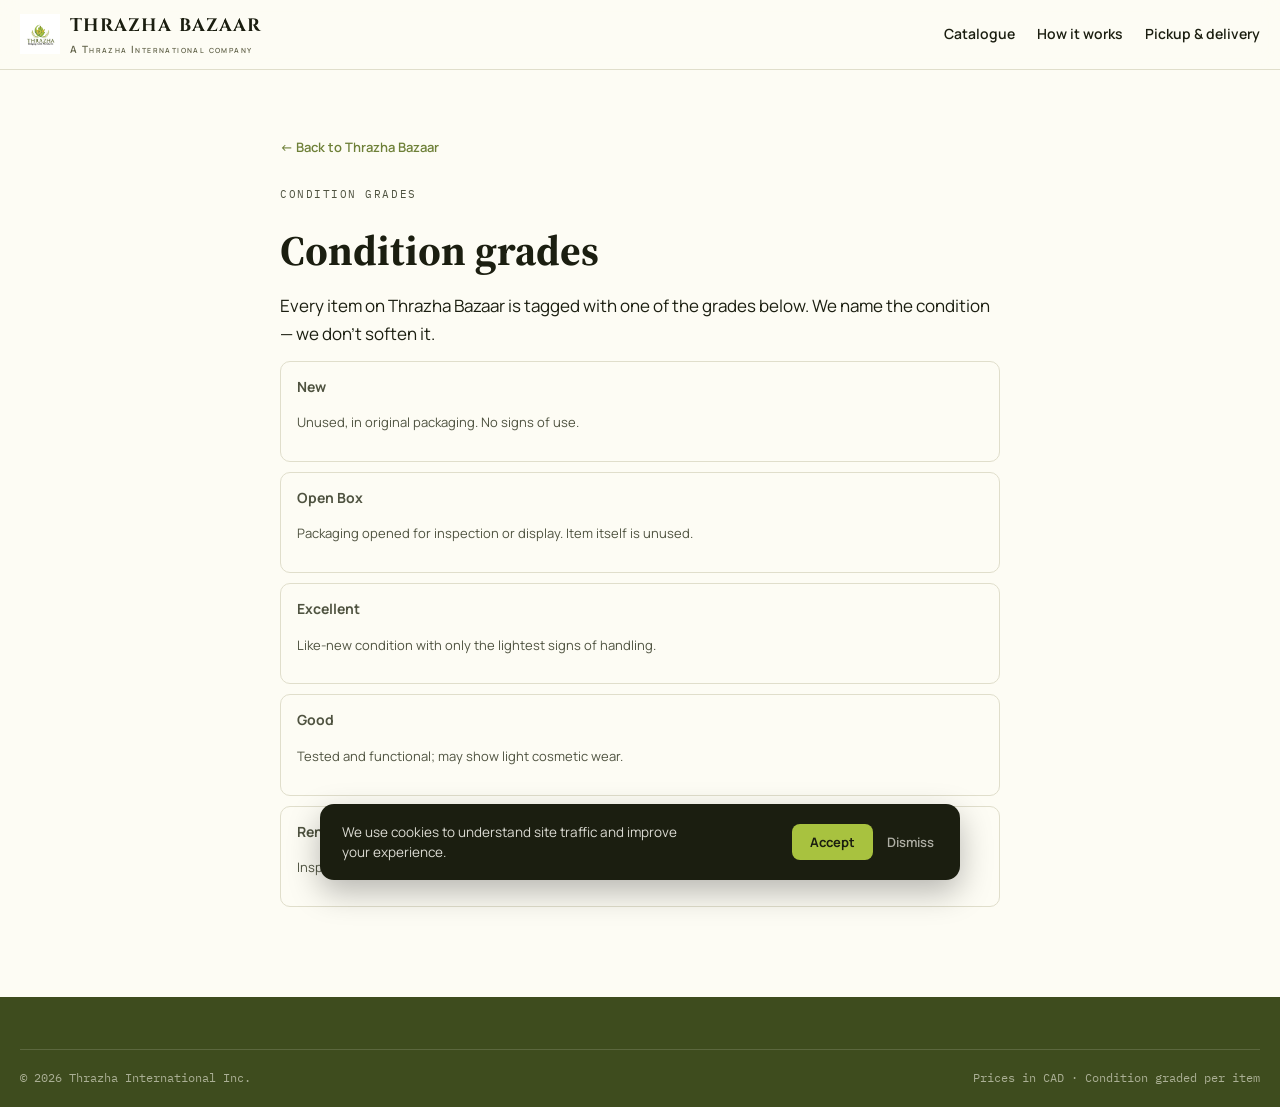
<file: conditions.html>
<!DOCTYPE html>
<html lang="en">
<head>
<!-- Google Tag Manager -->
<script>
(function(){
  window.dataLayer = window.dataLayer || [];
  function gtag(){ window.dataLayer.push(arguments); }
  window.gtag = gtag;
  window.__loadAnalytics = function(){
    if (window.__analyticsLoaded) return;
    window.__analyticsLoaded = true;
    (function(w,d,s,l,i){w[l]=w[l]||[];w[l].push({'gtm.start':
    new Date().getTime(),event:'gtm.js'});var f=d.getElementsByTagName(s)[0],
    j=d.createElement(s),dl=l!='dataLayer'?'&l='+l:'';j.async=true;j.src=
    'https://www.googletagmanager.com/gtm.js?id='+i+dl;f.parentNode.insertBefore(j,f);
    })(window,document,'script','dataLayer','GTM-WCBZV6BV');
    var ga=document.createElement('script');
    ga.async=true;
    ga.src='https://www.googletagmanager.com/gtag/js?id=G-6YBL0Z0S6G';
    document.head.appendChild(ga);
    gtag('js', new Date());
    gtag('config', 'G-6YBL0Z0S6G');
  };
  try {
    if (localStorage.getItem('cookie_consent') === 'accepted') { window.__loadAnalytics(); }
  } catch(e){}
})();
</script>
<!-- End Google Tag Manager -->
<meta charset="UTF-8">
<meta name="viewport" content="width=device-width, initial-scale=1.0">
<title>Condition grades | Thrazha Bazaar</title>
<meta name="description" content="What New, Open Box, Excellent, Good and Renewed mean for items listed on Thrazha Bazaar.">
<link rel="canonical" href="https://shop.thrazha.ca/conditions.html">
<meta property="og:type" content="website">
<meta property="og:site_name" content="Thrazha Bazaar">
<meta property="og:title" content="Condition grades | Thrazha Bazaar">
<meta property="og:description" content="What New, Open Box, Excellent, Good and Renewed mean for items listed on Thrazha Bazaar.">
<meta property="og:url" content="https://shop.thrazha.ca/conditions.html">
<meta property="og:image" content="https://shop.thrazha.ca/thrazha-logo.png">
<meta property="og:locale" content="en_CA">
<meta name="twitter:card" content="summary_large_image">
<meta name="twitter:title" content="Condition grades | Thrazha Bazaar">
<meta name="twitter:description" content="What New, Open Box, Excellent, Good and Renewed mean for items listed on Thrazha Bazaar.">
<meta name="twitter:image" content="https://shop.thrazha.ca/thrazha-logo.png">
<link rel="icon" href="thrazha-logo.png">
<link rel="preconnect" href="https://fonts.googleapis.com">
<link rel="preconnect" href="https://fonts.gstatic.com" crossorigin>
<link href="https://fonts.googleapis.com/css2?family=Cinzel:wght@600;700&family=Source+Serif+4:wght@400;600;700&family=Manrope:wght@400;500;600;700&family=IBM+Plex+Mono:wght@400;500&display=swap" rel="stylesheet">
<style>
:root{
  --olive:#3E4C1E; --ink:#1B1E10; --olive-mid:#6E8038; --olive-deep-ink:#4E5A22;
  --leaf:#A8C23F; --leaf-hover:#B9D256; --leaf-light:#C9DE86;
  --paper:#FDFCF4; --paper-sunk:#F3F2E4; --line:#E0DECB; --body-muted:#4F5340; --meta-muted:#63644B;
}
*{box-sizing:border-box;}
html{scroll-behavior:smooth;}
body{margin:0;background:var(--paper);color:var(--ink);font-family:Manrope,sans-serif;font-size:16px;line-height:1.6;}
a{color:inherit;text-decoration:none;}
h1,h2{font-family:'Source Serif 4',serif;font-weight:700;text-wrap:pretty;margin:0;}
h3{margin:0;text-wrap:pretty;}
p{margin:0;text-wrap:pretty;}
button,select,input,textarea{font-family:inherit;}
img{display:block;max-width:100%;}
.eyebrow{font-family:'IBM Plex Mono',monospace;font-size:11px;text-transform:uppercase;letter-spacing:.14em;color:var(--olive-deep-ink);margin-bottom:8px;}
.eyebrow-dark{color:var(--leaf-light);}

.announce{background:var(--ink);color:#F3F2E4;display:flex;flex-wrap:wrap;justify-content:center;gap:10px 28px;padding:10px 20px;font-family:'IBM Plex Mono',monospace;font-size:12px;font-weight:600;letter-spacing:.08em;text-transform:uppercase;}
.ann-accent{color:var(--leaf-light);}

.site-header{position:sticky;top:0;z-index:40;background:rgba(253,252,244,.92);backdrop-filter:blur(12px);border-bottom:1px solid var(--line);}
.header-inner{max-width:1280px;margin:0 auto;padding:12px 20px;display:flex;align-items:center;justify-content:space-between;gap:20px;flex-wrap:wrap;}
.brand{display:flex;align-items:center;gap:10px;}
.brand-mark{width:40px;height:40px;object-fit:contain;}
.brand-text{display:flex;flex-direction:column;}
.brand-word{font-family:Cinzel,serif;font-weight:700;font-size:18px;letter-spacing:.06em;font-variant:small-caps;}
.brand-sub{font-size:10px;font-weight:600;font-variant:small-caps;letter-spacing:.14em;color:var(--meta-muted);}
.main-nav{display:flex;align-items:center;gap:22px;flex-wrap:wrap;}
.main-nav a{font-size:14px;font-weight:600;}
.main-nav a.nav-out{color:var(--meta-muted);}
.watchlist-pill{background:var(--paper-sunk);border:1px solid var(--line);border-radius:999px;padding:9px 16px;font-size:14px;font-weight:600;display:flex;align-items:center;gap:8px;cursor:pointer;}
.watchlist-count{display:inline-flex;align-items:center;justify-content:center;width:22px;height:22px;border-radius:999px;background:var(--olive);color:var(--paper-sunk);font-family:'IBM Plex Mono',monospace;font-size:12px;}

.hero{background:var(--olive);background-image:radial-gradient(circle at 82% 18%, rgba(168,194,63,.22), transparent 55%);padding:76px 20px 64px;}
.hero-inner{max-width:1280px;margin:0 auto;display:grid;grid-template-columns:repeat(auto-fit,minmax(300px,1fr));gap:56px;}
.eyebrow-pill{display:inline-flex;align-items:center;gap:8px;border:1px solid rgba(243,242,228,.3);border-radius:999px;padding:7px 14px;font-family:'IBM Plex Mono',monospace;font-size:11px;text-transform:uppercase;letter-spacing:.14em;color:var(--leaf-light);margin-bottom:20px;}
.eyebrow-pill .dot{width:7px;height:7px;border-radius:999px;background:var(--leaf);}
.hero h1{color:var(--paper);font-size:clamp(40px,6.4vw,74px);line-height:1.02;letter-spacing:-.025em;margin-bottom:22px;}
.hero-body{color:rgba(243,242,228,.82);font-size:clamp(16px,1.6vw,19px);line-height:1.6;max-width:46ch;margin-bottom:28px;}
.hero-note{font-family:'IBM Plex Mono',monospace;font-size:12px;letter-spacing:.03em;line-height:1.6;color:var(--leaf-light);max-width:46ch;margin-bottom:28px;}
.hero-buttons{display:flex;gap:14px;flex-wrap:wrap;margin-bottom:44px;}
.btn-primary{background:var(--leaf);color:var(--ink);border-radius:10px;padding:15px 26px;font-weight:700;font-size:15px;}
.btn-primary:hover{background:var(--leaf-hover);}
.btn-secondary{border:1px solid rgba(243,242,228,.35);color:var(--paper);border-radius:10px;padding:15px 26px;font-weight:700;font-size:15px;}
.btn-secondary:hover{border-color:var(--leaf-light);color:var(--leaf-light);}
.hero-stats{display:grid;grid-template-columns:repeat(auto-fit,minmax(120px,1fr));border-top:1px solid rgba(243,242,228,.16);padding-top:22px;}
.stat strong{display:block;font-family:'Source Serif 4',serif;font-weight:700;font-size:30px;color:var(--leaf-light);}
.stat span{display:block;font-size:11px;font-weight:600;text-transform:uppercase;letter-spacing:.12em;color:rgba(243,242,228,.7);margin-top:4px;}
.hero-visual{display:grid;grid-template-columns:1fr 1fr;gap:14px;align-content:start;}
.top-product-bar{grid-column:1/-1;background:rgba(243,242,228,.06);border:1px solid rgba(243,242,228,.14);border-radius:16px;padding:14px 16px;color:rgba(243,242,228,.7);font-family:'IBM Plex Mono',monospace;font-size:11px;font-weight:600;text-transform:uppercase;letter-spacing:.12em;}
.hero-feature{grid-column:1/-1;aspect-ratio:16/11;background:var(--paper-sunk);border-radius:16px;overflow:hidden;display:flex;align-items:center;justify-content:center;}
.hero-feature img{width:100%;height:100%;object-fit:cover;}
.hero-tiles{grid-column:1/-1;display:grid;grid-template-columns:1fr 1fr;gap:14px;}
.hero-tile{aspect-ratio:1;background:var(--paper-sunk);border-radius:16px;overflow:hidden;}
.hero-tile img{width:100%;height:100%;object-fit:cover;}

.trust-strip{border-bottom:1px solid var(--line);}
.trust-inner{max-width:1280px;margin:0 auto;display:grid;grid-template-columns:repeat(auto-fit,minmax(220px,1fr));gap:26px;padding:26px 20px;}
.trust-num{width:30px;height:30px;background:var(--paper-sunk);border:1px solid var(--line);border-radius:8px;display:flex;align-items:center;justify-content:center;font-family:'IBM Plex Mono',monospace;font-size:12px;color:var(--olive-mid);margin-bottom:10px;}
.trust-title{font-size:14px;font-weight:700;margin-bottom:4px;}
.trust-body{font-size:13px;line-height:1.5;color:var(--meta-muted);}

.arrivals{max-width:1280px;margin:0 auto;padding:52px 20px;}
.arrivals-head,.vault-head,.cat-head{display:flex;justify-content:space-between;align-items:flex-end;gap:20px;margin-bottom:24px;flex-wrap:wrap;}
.arrivals h2,.vault-head h2{font-size:clamp(26px,3.2vw,38px);letter-spacing:-.02em;}
.scroll-meta,.cat-meta{font-family:'IBM Plex Mono',monospace;font-size:12px;color:var(--meta-muted);}
.rail{display:flex;gap:14px;overflow-x:auto;scroll-snap-type:x proximity;padding-bottom:6px;}
.rail-card{flex:none;width:210px;scroll-snap-align:start;border:1px solid var(--line);border-radius:14px;overflow:hidden;background:var(--paper);}
.rail-img{position:relative;aspect-ratio:1;background:#fff;display:flex;align-items:center;justify-content:center;}
.rail-img img{width:100%;height:100%;object-fit:contain;padding:10px;}
.badge-new{position:absolute;top:8px;left:8px;background:var(--leaf);color:var(--ink);font-size:9px;font-weight:700;text-transform:uppercase;letter-spacing:.1em;padding:5px 8px;border-radius:6px;}
.rail-body{padding:13px 14px;}
.rail-cat{font-size:9px;font-weight:700;text-transform:uppercase;letter-spacing:.12em;color:var(--meta-muted);margin-bottom:4px;}
.rail-title{font-size:13px;font-weight:600;line-height:1.35;margin-bottom:6px;}
.rail-price{font-family:'Source Serif 4',serif;font-weight:700;font-size:16px;color:var(--olive);}

.vault{background:var(--paper-sunk);padding:52px 20px;}
.vault-head,.vault-grid{max-width:1280px;margin:0 auto;}
.see-all{font-size:14px;font-weight:700;color:var(--olive);}
.vault-grid{display:grid;grid-template-columns:repeat(auto-fill,minmax(210px,1fr));gap:16px;}
.feat-card{background:var(--paper);border:1px solid var(--line);border-radius:16px;overflow:hidden;display:flex;flex-direction:column;}
.feat-img{aspect-ratio:1;min-height:0;background:#fff;display:flex;align-items:center;justify-content:center;}
.feat-img img{width:100%;height:100%;object-fit:contain;padding:10px;}
.feat-body{padding:14px 15px;display:flex;flex-direction:column;gap:4px;}
.feat-cat{font-size:9px;font-weight:700;text-transform:uppercase;letter-spacing:.12em;color:var(--meta-muted);}
.feat-title{font-size:13px;font-weight:600;line-height:1.35;}
.feat-price{font-family:'Source Serif 4',serif;font-weight:700;font-size:20px;color:var(--olive);margin-bottom:8px;}
.btn-reserve-solid{background:var(--olive);color:var(--paper-sunk);border:none;border-radius:8px;padding:10px 0;font-size:12px;font-weight:700;cursor:pointer;}
.btn-reserve-solid:hover{background:var(--olive-mid);}

.catalogue{max-width:1280px;margin:0 auto;padding:52px 20px 0;}
.toolbar{position:sticky;top:68px;z-index:30;background:rgba(253,252,244,.94);backdrop-filter:blur(12px);border-top:1px solid var(--line);border-bottom:1px solid var(--line);padding:14px 20px;margin:0 -20px;display:flex;gap:12px;flex-wrap:wrap;align-items:center;}
.search-field{flex:1 1 240px;display:flex;align-items:center;gap:8px;background:var(--paper-sunk);border:1px solid var(--line);border-radius:10px;padding:10px 14px;}
.search-slash{font-family:'IBM Plex Mono',monospace;color:var(--meta-muted);}
.search-field input{border:none;background:none;outline:none;font-size:14px;flex:1;color:var(--ink);}
.sort-select{background:var(--paper-sunk);border:1px solid var(--line);border-radius:10px;padding:10px 14px;font-size:13px;font-weight:600;}
.chips{flex:1 1 100%;display:flex;gap:10px;overflow-x:auto;padding-top:2px;}
.chip{flex:none;border-radius:999px;padding:9px 15px;font-size:13px;font-weight:700;background:var(--paper);border:1px solid var(--line);color:var(--body-muted);cursor:pointer;}
.chip.active{background:var(--olive);border-color:var(--olive);color:var(--paper-sunk);}

.product-grid{display:grid;grid-template-columns:repeat(auto-fill,minmax(200px,1fr));gap:16px;padding:28px 0 64px;}
.card{background:var(--paper);border:1px solid var(--line);border-radius:14px;overflow:hidden;display:flex;flex-direction:column;animation:fadeUp .35s ease;}
.card:hover{border-color:var(--olive);}
@keyframes fadeUp{from{opacity:0;transform:translateY(8px);}to{opacity:1;transform:translateY(0);}}
.card-img{position:relative;aspect-ratio:1;min-height:0;background:#fff;display:flex;align-items:center;justify-content:center;}
.card-img img{width:100%;height:100%;min-width:0;min-height:0;object-fit:contain;padding:10px;}
.condition-chip{position:absolute;top:8px;left:8px;background:rgba(27,30,16,.88);color:#F3F2E4;font-size:9px;font-weight:700;text-transform:uppercase;letter-spacing:.1em;padding:5px 8px;border-radius:6px;}
.condition-chip.cond-new{background:#2F7D4F;}
.condition-chip.cond-open-box{background:#C97A1D;}
.condition-chip.cond-excellent{background:#2F6FB0;}
.condition-chip.cond-good{background:#6B6F76;}
.condition-chip.cond-renewed{background:#7C5CBF;}
.save-btn{position:absolute;top:8px;right:8px;border-radius:999px;font-size:10px;font-weight:700;text-transform:uppercase;padding:6px 10px;border:1px solid var(--line);background:rgba(253,252,244,.92);color:var(--body-muted);cursor:pointer;}
.save-btn.saved{background:var(--olive);border-color:var(--olive);color:#F3F2E4;}
.card-body{padding:13px 15px;display:flex;flex-direction:column;gap:3px;flex:1;}
.card-cat{font-size:9px;font-weight:700;text-transform:uppercase;letter-spacing:.12em;color:var(--meta-muted);}
.card-title{font-size:13px;font-weight:600;line-height:1.35;}
.card-price{font-family:'Source Serif 4',serif;font-weight:700;font-size:22px;color:var(--olive);margin-top:2px;}
.card-meta{font-family:'IBM Plex Mono',monospace;font-size:11px;color:var(--meta-muted);}
.card-status{font-family:'IBM Plex Mono',monospace;font-size:11px;font-weight:700;color:var(--meta-muted);text-transform:uppercase;}
.btn-outline{margin-top:auto;border:1px solid var(--olive);background:var(--paper-sunk);color:var(--olive);border-radius:8px;padding:10px 0;font-size:12px;font-weight:700;cursor:pointer;}
.btn-outline:hover{background:var(--olive);color:var(--paper-sunk);}
.btn-outline[disabled]{opacity:.5;cursor:not-allowed;}

.empty-state{border:1px dashed var(--line);border-radius:16px;padding:70px 20px;text-align:center;margin-bottom:64px;}
.empty-title{font-size:16px;font-weight:700;margin-bottom:6px;}
.empty-body{font-size:14px;color:var(--meta-muted);margin-bottom:18px;}
.btn-clear{background:var(--olive);color:var(--paper-sunk);border:none;border-radius:8px;padding:10px 20px;font-size:13px;font-weight:700;cursor:pointer;}

.how-it-works{background:var(--ink);padding:52px 20px;max-width:1280px;margin:0 auto;border-radius:0;}
.how-it-works h2{color:var(--paper);font-size:clamp(26px,3.2vw,38px);margin-bottom:14px;}
.how-it-works-note{color:rgba(243,242,228,.7);font-size:14.5px;line-height:1.6;max-width:64ch;margin-bottom:26px;}
.steps{display:grid;grid-template-columns:repeat(auto-fit,minmax(240px,1fr));gap:18px;}
.step{border:1px solid rgba(243,242,236,.16);border-radius:16px;padding:26px;}
.step-num{font-family:'Source Serif 4',serif;font-weight:700;font-size:34px;color:var(--leaf-light);margin-bottom:10px;}
.step-title{color:var(--paper);font-weight:700;font-size:15px;margin-bottom:6px;}
.step-body{color:rgba(243,242,228,.7);font-size:13px;line-height:1.5;}

.pickup{max-width:1280px;margin:0 auto;padding:52px 20px;}
.pickup-grid{display:grid;grid-template-columns:repeat(auto-fit,minmax(280px,1fr));gap:36px;}
.term-row{display:flex;justify-content:space-between;gap:10px;background:var(--paper-sunk);border:1px solid var(--line);border-radius:10px;padding:14px 16px;margin-bottom:10px;}
.term-label{font-weight:700;font-size:13px;}
.term-value{font-family:'IBM Plex Mono',monospace;font-size:13px;color:var(--meta-muted);}
.btn-outline-dark{display:inline-block;margin-top:6px;border:1px solid var(--olive);color:var(--olive);border-radius:8px;padding:12px 20px;font-size:13px;font-weight:700;}
.btn-outline-dark:hover{background:var(--olive);color:var(--paper-sunk);}
.stock-alerts{background:var(--paper-sunk);border-radius:18px;padding:30px;}
.stock-alerts h3{font-family:'Source Serif 4',serif;font-size:20px;margin-bottom:8px;}
.alerts-body{font-size:13px;color:var(--meta-muted);margin-bottom:18px;}
#alertForm{display:flex;flex-direction:column;gap:10px;}
#alertForm input,#alertForm select{background:var(--paper);border:1px solid var(--line);border-radius:9px;padding:12px 14px;font-size:14px;}
#alertForm button{background:var(--leaf);color:var(--ink);border:none;border-radius:9px;padding:13px;font-weight:700;font-size:14px;cursor:pointer;}
#alertForm button:hover{background:var(--leaf-hover);}

.site-footer{background:var(--olive);color:var(--paper);padding:52px 20px 20px;}
.footer-grid{max-width:1280px;margin:0 auto;display:grid;grid-template-columns:repeat(auto-fit,minmax(200px,1fr));gap:36px;padding-bottom:26px;}
.footer-mark{width:38px;height:38px;object-fit:contain;margin-bottom:10px;}
.footer-word{font-family:Cinzel,serif;font-weight:700;font-size:17px;letter-spacing:.06em;font-variant:small-caps;display:block;margin-bottom:8px;}
.footer-tag{font-size:13px;color:rgba(243,242,228,.7);max-width:32ch;}
.footer-heading{font-weight:700;font-size:13px;margin-bottom:10px;}
.footer-col a{display:block;font-size:14px;color:rgba(243,242,228,.82);margin-bottom:8px;}
.footer-col a.icon-link{display:flex;align-items:center;gap:8px;}
.footer-col a.icon-link svg{flex-shrink:0;}
.legal-bar{max-width:1280px;margin:0 auto;border-top:1px solid rgba(243,242,228,.16);padding-top:18px;display:flex;justify-content:space-between;flex-wrap:wrap;gap:8px;font-family:'IBM Plex Mono',monospace;font-size:12px;color:rgba(243,242,228,.6);}

.sheet-overlay{position:fixed;inset:0;background:rgba(27,30,16,.55);backdrop-filter:blur(4px);z-index:50;display:none;align-items:flex-end;justify-content:center;}
.sheet-overlay.open{display:flex;}
.sheet{background:var(--paper);width:100%;max-width:520px;max-height:92vh;overflow-y:auto;border-radius:18px 18px 0 0;animation:fadeUp .25s ease;}
.sheet-header{display:flex;gap:14px;padding:20px;border-bottom:1px solid var(--line);align-items:flex-start;}
.sheet-thumb{width:76px;height:76px;object-fit:contain;background:#fff;border:1px solid var(--line);border-radius:10px;}
.sheet-info{flex:1;}
.sheet-meta{font-family:'IBM Plex Mono',monospace;font-size:11px;color:var(--meta-muted);text-transform:uppercase;letter-spacing:.08em;margin-bottom:4px;}
.sheet-title{font-size:14px;font-weight:600;margin-bottom:4px;}
.sheet-price{font-family:'Source Serif 4',serif;font-weight:700;font-size:20px;color:var(--olive);}
.sheet-close{background:none;border:none;font-size:24px;line-height:1;cursor:pointer;color:var(--body-muted);}
.sheet-body{padding:20px;}
#reserveForm{display:flex;flex-direction:column;gap:10px;}
#reserveForm input,#reserveForm select,#reserveForm textarea{background:var(--paper-sunk);border:1px solid var(--line);border-radius:9px;padding:12px 14px;font-size:14px;}
.btn-hold{background:var(--olive);color:var(--paper-sunk);border:none;border-radius:9px;padding:14px;font-weight:700;font-size:14px;cursor:pointer;margin-top:4px;}
.btn-hold:hover{background:var(--olive-mid);}
.sheet-fineprint{font-size:12px;color:var(--meta-muted);text-align:center;margin-top:4px;}
.sheet-contact-line{font-size:12.5px;color:var(--meta-muted);text-align:center;margin-top:8px;}
.sheet-contact-line a{color:var(--olive);font-weight:700;}
.sheet-contact-line a:hover{color:var(--olive-mid);}
.sheet-done{padding:36px 24px;text-align:center;}
.done-title{font-size:18px;font-weight:700;margin-bottom:8px;}
.done-body{font-size:14px;color:var(--meta-muted);margin-bottom:20px;}

@media (max-width:640px){
  .hero-inner{gap:36px;}
  .footer-grid{gap:26px;}
}

.cookie-consent[hidden]{display:none;}
.cookie-consent{position:fixed;left:20px;right:20px;bottom:20px;z-index:500;max-width:640px;margin:0 auto;background:var(--ink);color:var(--paper);padding:18px 22px;border-radius:14px;box-shadow:0 12px 32px rgba(0,0,0,.28);display:flex;flex-wrap:wrap;align-items:center;justify-content:space-between;gap:14px;}
.cookie-consent p{margin:0;font-size:13.5px;line-height:1.5;color:rgba(253,252,244,.85);flex:1 1 240px;}
.cookie-consent-actions{display:flex;gap:10px;align-items:center;flex:0 0 auto;}
.cookie-consent-actions #cookieAccept{background:var(--leaf);color:var(--ink);border:none;border-radius:8px;padding:9px 18px;font-size:13px;font-weight:700;cursor:pointer;}
.cookie-consent-actions #cookieAccept:hover{background:var(--leaf-hover);}
.cookie-consent-actions #cookieDismiss{background:none;border:none;color:rgba(253,252,244,.65);font-size:13px;font-weight:600;cursor:pointer;padding:9px 4px;}
.cookie-consent-actions #cookieDismiss:hover{color:var(--paper);}

.legal-page{max-width:760px;margin:0 auto;padding:64px 20px 80px;}
.legal-page h1{font-size:clamp(30px,4vw,42px);margin-bottom:8px;}
.legal-back{font-size:13px;font-weight:600;color:var(--olive-mid);margin-bottom:28px;display:inline-block;}
.legal-page h2{font-family:Manrope,sans-serif;font-size:16px;font-weight:700;margin:32px 0 8px;}
.legal-page p{margin-bottom:14px;color:var(--body-muted);}
.legal-page .lede{color:var(--ink);font-size:17px;}
.grade-row{border:1px solid var(--line);border-radius:10px;padding:14px 16px;margin-bottom:10px;}
.grade-name{font-weight:700;font-size:14px;margin-bottom:4px;color:var(--ink);}
.grade-desc{font-size:13px;color:var(--meta-muted);margin:0;}
</style>
</head>
<body>
<!-- Google Tag Manager (noscript) -->
<noscript><iframe src="https://www.googletagmanager.com/ns.html?id=GTM-WCBZV6BV"
height="0" width="0" style="display:none;visibility:hidden"></iframe></noscript>
<!-- End Google Tag Manager (noscript) -->
<div id="cookieConsent" class="cookie-consent" hidden>
  <p>We use cookies to understand site traffic and improve your experience.</p>
  <div class="cookie-consent-actions">
    <button type="button" id="cookieAccept">Accept</button>
    <button type="button" id="cookieDismiss">Dismiss</button>
  </div>
</div>
<script>
(function(){
  try {
    var consent = localStorage.getItem('cookie_consent');
    var dismissed = sessionStorage.getItem('cookie_dismissed');
    var banner = document.getElementById('cookieConsent');
    if (consent !== 'accepted' && !dismissed) { banner.hidden = false; }
    document.getElementById('cookieAccept').addEventListener('click', function(){
      try { localStorage.setItem('cookie_consent', 'accepted'); } catch(e){}
      banner.hidden = true;
      if (window.__loadAnalytics) window.__loadAnalytics();
    });
    document.getElementById('cookieDismiss').addEventListener('click', function(){
      try { sessionStorage.setItem('cookie_dismissed', '1'); } catch(e){}
      banner.hidden = true;
    });
  } catch(e){}
})();
</script>

<header class="site-header">
  <div class="header-inner">
    <a href="index.html" class="brand">
      <img src="thrazha-logo.png" alt="Thrazha" class="brand-mark">
      <span class="brand-text">
        <span class="brand-word">THRAZHA BAZAAR</span>
        <span class="brand-sub">A Thrazha International company</span>
      </span>
    </a>
    <nav class="main-nav">
      <a href="index.html#catalogue">Catalogue</a>
      <a href="index.html#how-it-works">How it works</a>
      <a href="index.html#pickup">Pickup &amp; delivery</a>
    </nav>
  </div>
</header>
<main class="legal-page">
  <a href="index.html" class="legal-back">← Back to Thrazha Bazaar</a>
  
  <p class="eyebrow">CONDITION GRADES</p>
  <h1>Condition grades</h1>
  <p class="lede">Every item on Thrazha Bazaar is tagged with one of the grades below.
  We name the condition — we don't soften it.</p>

  <div class="grade-row"><p class="grade-name">New</p><p class="grade-desc">Unused, in original packaging. No signs of use.</p></div>
  <div class="grade-row"><p class="grade-name">Open Box</p><p class="grade-desc">Packaging opened for inspection or display. Item itself is unused.</p></div>
  <div class="grade-row"><p class="grade-name">Excellent</p><p class="grade-desc">Like-new condition with only the lightest signs of handling.</p></div>
  <div class="grade-row"><p class="grade-name">Good</p><p class="grade-desc">Tested and functional; may show light cosmetic wear.</p></div>
  <div class="grade-row"><p class="grade-name">Renewed</p><p class="grade-desc">Inspected, cleaned and tested to confirm it works as expected.</p></div>
  
</main>
<footer class="site-footer">
  <div class="legal-bar">
    <span>© 2026 Thrazha International Inc.</span>
    <span>Prices in CAD · Condition graded per item</span>
  </div>
</footer>
</body>
</html>
</file>
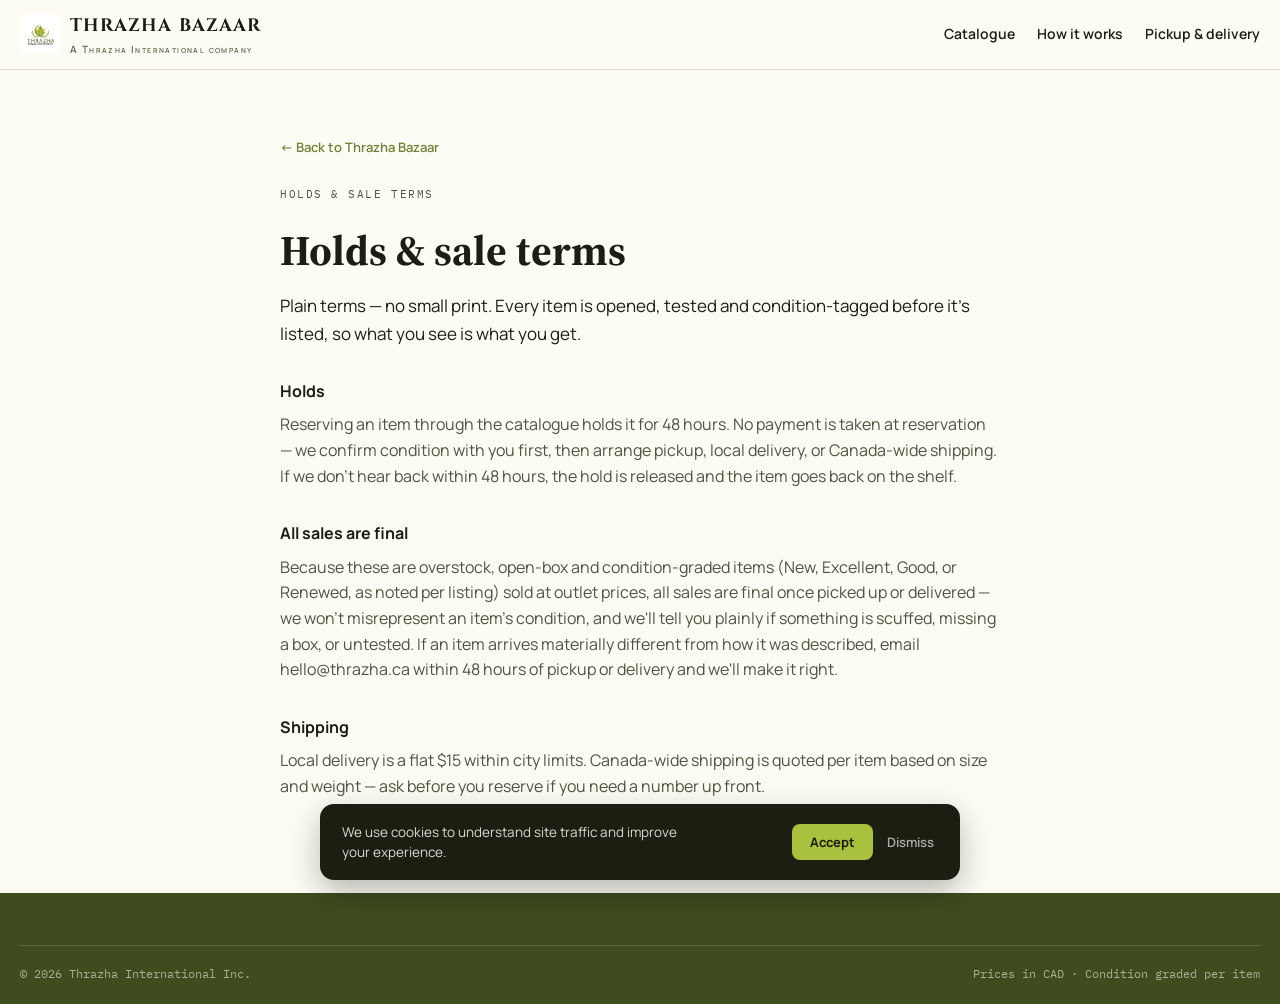
<file: returns.html>
<!DOCTYPE html>
<html lang="en">
<head>
<!-- Google Tag Manager -->
<script>
(function(){
  window.dataLayer = window.dataLayer || [];
  function gtag(){ window.dataLayer.push(arguments); }
  window.gtag = gtag;
  window.__loadAnalytics = function(){
    if (window.__analyticsLoaded) return;
    window.__analyticsLoaded = true;
    (function(w,d,s,l,i){w[l]=w[l]||[];w[l].push({'gtm.start':
    new Date().getTime(),event:'gtm.js'});var f=d.getElementsByTagName(s)[0],
    j=d.createElement(s),dl=l!='dataLayer'?'&l='+l:'';j.async=true;j.src=
    'https://www.googletagmanager.com/gtm.js?id='+i+dl;f.parentNode.insertBefore(j,f);
    })(window,document,'script','dataLayer','GTM-WCBZV6BV');
    var ga=document.createElement('script');
    ga.async=true;
    ga.src='https://www.googletagmanager.com/gtag/js?id=G-6YBL0Z0S6G';
    document.head.appendChild(ga);
    gtag('js', new Date());
    gtag('config', 'G-6YBL0Z0S6G');
  };
  try {
    if (localStorage.getItem('cookie_consent') === 'accepted') { window.__loadAnalytics(); }
  } catch(e){}
})();
</script>
<!-- End Google Tag Manager -->
<meta charset="UTF-8">
<meta name="viewport" content="width=device-width, initial-scale=1.0">
<title>Holds &amp; sale terms | Thrazha Bazaar</title>
<meta name="description" content="How 48-hour holds and Canada-wide shipping work at Thrazha Bazaar — plain terms, no small print.">
<link rel="canonical" href="https://shop.thrazha.ca/returns.html">
<meta property="og:type" content="website">
<meta property="og:site_name" content="Thrazha Bazaar">
<meta property="og:title" content="Holds &amp; sale terms | Thrazha Bazaar">
<meta property="og:description" content="How 48-hour holds and Canada-wide shipping work at Thrazha Bazaar — plain terms, no small print.">
<meta property="og:url" content="https://shop.thrazha.ca/returns.html">
<meta property="og:image" content="https://shop.thrazha.ca/thrazha-logo.png">
<meta property="og:locale" content="en_CA">
<meta name="twitter:card" content="summary_large_image">
<meta name="twitter:title" content="Holds &amp; sale terms | Thrazha Bazaar">
<meta name="twitter:description" content="How 48-hour holds and Canada-wide shipping work at Thrazha Bazaar — plain terms, no small print.">
<meta name="twitter:image" content="https://shop.thrazha.ca/thrazha-logo.png">
<link rel="icon" href="thrazha-logo.png">
<link rel="preconnect" href="https://fonts.googleapis.com">
<link rel="preconnect" href="https://fonts.gstatic.com" crossorigin>
<link href="https://fonts.googleapis.com/css2?family=Cinzel:wght@600;700&family=Source+Serif+4:wght@400;600;700&family=Manrope:wght@400;500;600;700&family=IBM+Plex+Mono:wght@400;500&display=swap" rel="stylesheet">
<style>
:root{
  --olive:#3E4C1E; --ink:#1B1E10; --olive-mid:#6E8038; --olive-deep-ink:#4E5A22;
  --leaf:#A8C23F; --leaf-hover:#B9D256; --leaf-light:#C9DE86;
  --paper:#FDFCF4; --paper-sunk:#F3F2E4; --line:#E0DECB; --body-muted:#4F5340; --meta-muted:#63644B;
}
*{box-sizing:border-box;}
html{scroll-behavior:smooth;}
body{margin:0;background:var(--paper);color:var(--ink);font-family:Manrope,sans-serif;font-size:16px;line-height:1.6;}
a{color:inherit;text-decoration:none;}
h1,h2{font-family:'Source Serif 4',serif;font-weight:700;text-wrap:pretty;margin:0;}
h3{margin:0;text-wrap:pretty;}
p{margin:0;text-wrap:pretty;}
button,select,input,textarea{font-family:inherit;}
img{display:block;max-width:100%;}
.eyebrow{font-family:'IBM Plex Mono',monospace;font-size:11px;text-transform:uppercase;letter-spacing:.14em;color:var(--olive-deep-ink);margin-bottom:8px;}
.eyebrow-dark{color:var(--leaf-light);}

.announce{background:var(--ink);color:#F3F2E4;display:flex;flex-wrap:wrap;justify-content:center;gap:10px 28px;padding:10px 20px;font-family:'IBM Plex Mono',monospace;font-size:12px;font-weight:600;letter-spacing:.08em;text-transform:uppercase;}
.ann-accent{color:var(--leaf-light);}

.site-header{position:sticky;top:0;z-index:40;background:rgba(253,252,244,.92);backdrop-filter:blur(12px);border-bottom:1px solid var(--line);}
.header-inner{max-width:1280px;margin:0 auto;padding:12px 20px;display:flex;align-items:center;justify-content:space-between;gap:20px;flex-wrap:wrap;}
.brand{display:flex;align-items:center;gap:10px;}
.brand-mark{width:40px;height:40px;object-fit:contain;}
.brand-text{display:flex;flex-direction:column;}
.brand-word{font-family:Cinzel,serif;font-weight:700;font-size:18px;letter-spacing:.06em;font-variant:small-caps;}
.brand-sub{font-size:10px;font-weight:600;font-variant:small-caps;letter-spacing:.14em;color:var(--meta-muted);}
.main-nav{display:flex;align-items:center;gap:22px;flex-wrap:wrap;}
.main-nav a{font-size:14px;font-weight:600;}
.main-nav a.nav-out{color:var(--meta-muted);}
.watchlist-pill{background:var(--paper-sunk);border:1px solid var(--line);border-radius:999px;padding:9px 16px;font-size:14px;font-weight:600;display:flex;align-items:center;gap:8px;cursor:pointer;}
.watchlist-count{display:inline-flex;align-items:center;justify-content:center;width:22px;height:22px;border-radius:999px;background:var(--olive);color:var(--paper-sunk);font-family:'IBM Plex Mono',monospace;font-size:12px;}

.hero{background:var(--olive);background-image:radial-gradient(circle at 82% 18%, rgba(168,194,63,.22), transparent 55%);padding:76px 20px 64px;}
.hero-inner{max-width:1280px;margin:0 auto;display:grid;grid-template-columns:repeat(auto-fit,minmax(300px,1fr));gap:56px;}
.eyebrow-pill{display:inline-flex;align-items:center;gap:8px;border:1px solid rgba(243,242,228,.3);border-radius:999px;padding:7px 14px;font-family:'IBM Plex Mono',monospace;font-size:11px;text-transform:uppercase;letter-spacing:.14em;color:var(--leaf-light);margin-bottom:20px;}
.eyebrow-pill .dot{width:7px;height:7px;border-radius:999px;background:var(--leaf);}
.hero h1{color:var(--paper);font-size:clamp(40px,6.4vw,74px);line-height:1.02;letter-spacing:-.025em;margin-bottom:22px;}
.hero-body{color:rgba(243,242,228,.82);font-size:clamp(16px,1.6vw,19px);line-height:1.6;max-width:46ch;margin-bottom:28px;}
.hero-note{font-family:'IBM Plex Mono',monospace;font-size:12px;letter-spacing:.03em;line-height:1.6;color:var(--leaf-light);max-width:46ch;margin-bottom:28px;}
.hero-buttons{display:flex;gap:14px;flex-wrap:wrap;margin-bottom:44px;}
.btn-primary{background:var(--leaf);color:var(--ink);border-radius:10px;padding:15px 26px;font-weight:700;font-size:15px;}
.btn-primary:hover{background:var(--leaf-hover);}
.btn-secondary{border:1px solid rgba(243,242,228,.35);color:var(--paper);border-radius:10px;padding:15px 26px;font-weight:700;font-size:15px;}
.btn-secondary:hover{border-color:var(--leaf-light);color:var(--leaf-light);}
.hero-stats{display:grid;grid-template-columns:repeat(auto-fit,minmax(120px,1fr));border-top:1px solid rgba(243,242,228,.16);padding-top:22px;}
.stat strong{display:block;font-family:'Source Serif 4',serif;font-weight:700;font-size:30px;color:var(--leaf-light);}
.stat span{display:block;font-size:11px;font-weight:600;text-transform:uppercase;letter-spacing:.12em;color:rgba(243,242,228,.7);margin-top:4px;}
.hero-visual{display:grid;grid-template-columns:1fr 1fr;gap:14px;align-content:start;}
.top-product-bar{grid-column:1/-1;background:rgba(243,242,228,.06);border:1px solid rgba(243,242,228,.14);border-radius:16px;padding:14px 16px;color:rgba(243,242,228,.7);font-family:'IBM Plex Mono',monospace;font-size:11px;font-weight:600;text-transform:uppercase;letter-spacing:.12em;}
.hero-feature{grid-column:1/-1;aspect-ratio:16/11;background:var(--paper-sunk);border-radius:16px;overflow:hidden;display:flex;align-items:center;justify-content:center;}
.hero-feature img{width:100%;height:100%;object-fit:cover;}
.hero-tiles{grid-column:1/-1;display:grid;grid-template-columns:1fr 1fr;gap:14px;}
.hero-tile{aspect-ratio:1;background:var(--paper-sunk);border-radius:16px;overflow:hidden;}
.hero-tile img{width:100%;height:100%;object-fit:cover;}

.trust-strip{border-bottom:1px solid var(--line);}
.trust-inner{max-width:1280px;margin:0 auto;display:grid;grid-template-columns:repeat(auto-fit,minmax(220px,1fr));gap:26px;padding:26px 20px;}
.trust-num{width:30px;height:30px;background:var(--paper-sunk);border:1px solid var(--line);border-radius:8px;display:flex;align-items:center;justify-content:center;font-family:'IBM Plex Mono',monospace;font-size:12px;color:var(--olive-mid);margin-bottom:10px;}
.trust-title{font-size:14px;font-weight:700;margin-bottom:4px;}
.trust-body{font-size:13px;line-height:1.5;color:var(--meta-muted);}

.arrivals{max-width:1280px;margin:0 auto;padding:52px 20px;}
.arrivals-head,.vault-head,.cat-head{display:flex;justify-content:space-between;align-items:flex-end;gap:20px;margin-bottom:24px;flex-wrap:wrap;}
.arrivals h2,.vault-head h2{font-size:clamp(26px,3.2vw,38px);letter-spacing:-.02em;}
.scroll-meta,.cat-meta{font-family:'IBM Plex Mono',monospace;font-size:12px;color:var(--meta-muted);}
.rail{display:flex;gap:14px;overflow-x:auto;scroll-snap-type:x proximity;padding-bottom:6px;}
.rail-card{flex:none;width:210px;scroll-snap-align:start;border:1px solid var(--line);border-radius:14px;overflow:hidden;background:var(--paper);}
.rail-img{position:relative;aspect-ratio:1;background:#fff;display:flex;align-items:center;justify-content:center;}
.rail-img img{width:100%;height:100%;object-fit:contain;padding:10px;}
.badge-new{position:absolute;top:8px;left:8px;background:var(--leaf);color:var(--ink);font-size:9px;font-weight:700;text-transform:uppercase;letter-spacing:.1em;padding:5px 8px;border-radius:6px;}
.rail-body{padding:13px 14px;}
.rail-cat{font-size:9px;font-weight:700;text-transform:uppercase;letter-spacing:.12em;color:var(--meta-muted);margin-bottom:4px;}
.rail-title{font-size:13px;font-weight:600;line-height:1.35;margin-bottom:6px;}
.rail-price{font-family:'Source Serif 4',serif;font-weight:700;font-size:16px;color:var(--olive);}

.vault{background:var(--paper-sunk);padding:52px 20px;}
.vault-head,.vault-grid{max-width:1280px;margin:0 auto;}
.see-all{font-size:14px;font-weight:700;color:var(--olive);}
.vault-grid{display:grid;grid-template-columns:repeat(auto-fill,minmax(210px,1fr));gap:16px;}
.feat-card{background:var(--paper);border:1px solid var(--line);border-radius:16px;overflow:hidden;display:flex;flex-direction:column;}
.feat-img{aspect-ratio:1;min-height:0;background:#fff;display:flex;align-items:center;justify-content:center;}
.feat-img img{width:100%;height:100%;object-fit:contain;padding:10px;}
.feat-body{padding:14px 15px;display:flex;flex-direction:column;gap:4px;}
.feat-cat{font-size:9px;font-weight:700;text-transform:uppercase;letter-spacing:.12em;color:var(--meta-muted);}
.feat-title{font-size:13px;font-weight:600;line-height:1.35;}
.feat-price{font-family:'Source Serif 4',serif;font-weight:700;font-size:20px;color:var(--olive);margin-bottom:8px;}
.btn-reserve-solid{background:var(--olive);color:var(--paper-sunk);border:none;border-radius:8px;padding:10px 0;font-size:12px;font-weight:700;cursor:pointer;}
.btn-reserve-solid:hover{background:var(--olive-mid);}

.catalogue{max-width:1280px;margin:0 auto;padding:52px 20px 0;}
.toolbar{position:sticky;top:68px;z-index:30;background:rgba(253,252,244,.94);backdrop-filter:blur(12px);border-top:1px solid var(--line);border-bottom:1px solid var(--line);padding:14px 20px;margin:0 -20px;display:flex;gap:12px;flex-wrap:wrap;align-items:center;}
.search-field{flex:1 1 240px;display:flex;align-items:center;gap:8px;background:var(--paper-sunk);border:1px solid var(--line);border-radius:10px;padding:10px 14px;}
.search-slash{font-family:'IBM Plex Mono',monospace;color:var(--meta-muted);}
.search-field input{border:none;background:none;outline:none;font-size:14px;flex:1;color:var(--ink);}
.sort-select{background:var(--paper-sunk);border:1px solid var(--line);border-radius:10px;padding:10px 14px;font-size:13px;font-weight:600;}
.chips{flex:1 1 100%;display:flex;gap:10px;overflow-x:auto;padding-top:2px;}
.chip{flex:none;border-radius:999px;padding:9px 15px;font-size:13px;font-weight:700;background:var(--paper);border:1px solid var(--line);color:var(--body-muted);cursor:pointer;}
.chip.active{background:var(--olive);border-color:var(--olive);color:var(--paper-sunk);}

.product-grid{display:grid;grid-template-columns:repeat(auto-fill,minmax(200px,1fr));gap:16px;padding:28px 0 64px;}
.card{background:var(--paper);border:1px solid var(--line);border-radius:14px;overflow:hidden;display:flex;flex-direction:column;animation:fadeUp .35s ease;}
.card:hover{border-color:var(--olive);}
@keyframes fadeUp{from{opacity:0;transform:translateY(8px);}to{opacity:1;transform:translateY(0);}}
.card-img{position:relative;aspect-ratio:1;min-height:0;background:#fff;display:flex;align-items:center;justify-content:center;}
.card-img img{width:100%;height:100%;min-width:0;min-height:0;object-fit:contain;padding:10px;}
.condition-chip{position:absolute;top:8px;left:8px;background:rgba(27,30,16,.88);color:#F3F2E4;font-size:9px;font-weight:700;text-transform:uppercase;letter-spacing:.1em;padding:5px 8px;border-radius:6px;}
.condition-chip.cond-new{background:#2F7D4F;}
.condition-chip.cond-open-box{background:#C97A1D;}
.condition-chip.cond-excellent{background:#2F6FB0;}
.condition-chip.cond-good{background:#6B6F76;}
.condition-chip.cond-renewed{background:#7C5CBF;}
.save-btn{position:absolute;top:8px;right:8px;border-radius:999px;font-size:10px;font-weight:700;text-transform:uppercase;padding:6px 10px;border:1px solid var(--line);background:rgba(253,252,244,.92);color:var(--body-muted);cursor:pointer;}
.save-btn.saved{background:var(--olive);border-color:var(--olive);color:#F3F2E4;}
.card-body{padding:13px 15px;display:flex;flex-direction:column;gap:3px;flex:1;}
.card-cat{font-size:9px;font-weight:700;text-transform:uppercase;letter-spacing:.12em;color:var(--meta-muted);}
.card-title{font-size:13px;font-weight:600;line-height:1.35;}
.card-price{font-family:'Source Serif 4',serif;font-weight:700;font-size:22px;color:var(--olive);margin-top:2px;}
.card-meta{font-family:'IBM Plex Mono',monospace;font-size:11px;color:var(--meta-muted);}
.card-status{font-family:'IBM Plex Mono',monospace;font-size:11px;font-weight:700;color:var(--meta-muted);text-transform:uppercase;}
.btn-outline{margin-top:auto;border:1px solid var(--olive);background:var(--paper-sunk);color:var(--olive);border-radius:8px;padding:10px 0;font-size:12px;font-weight:700;cursor:pointer;}
.btn-outline:hover{background:var(--olive);color:var(--paper-sunk);}
.btn-outline[disabled]{opacity:.5;cursor:not-allowed;}

.empty-state{border:1px dashed var(--line);border-radius:16px;padding:70px 20px;text-align:center;margin-bottom:64px;}
.empty-title{font-size:16px;font-weight:700;margin-bottom:6px;}
.empty-body{font-size:14px;color:var(--meta-muted);margin-bottom:18px;}
.btn-clear{background:var(--olive);color:var(--paper-sunk);border:none;border-radius:8px;padding:10px 20px;font-size:13px;font-weight:700;cursor:pointer;}

.how-it-works{background:var(--ink);padding:52px 20px;max-width:1280px;margin:0 auto;border-radius:0;}
.how-it-works h2{color:var(--paper);font-size:clamp(26px,3.2vw,38px);margin-bottom:14px;}
.how-it-works-note{color:rgba(243,242,228,.7);font-size:14.5px;line-height:1.6;max-width:64ch;margin-bottom:26px;}
.steps{display:grid;grid-template-columns:repeat(auto-fit,minmax(240px,1fr));gap:18px;}
.step{border:1px solid rgba(243,242,236,.16);border-radius:16px;padding:26px;}
.step-num{font-family:'Source Serif 4',serif;font-weight:700;font-size:34px;color:var(--leaf-light);margin-bottom:10px;}
.step-title{color:var(--paper);font-weight:700;font-size:15px;margin-bottom:6px;}
.step-body{color:rgba(243,242,228,.7);font-size:13px;line-height:1.5;}

.pickup{max-width:1280px;margin:0 auto;padding:52px 20px;}
.pickup-grid{display:grid;grid-template-columns:repeat(auto-fit,minmax(280px,1fr));gap:36px;}
.term-row{display:flex;justify-content:space-between;gap:10px;background:var(--paper-sunk);border:1px solid var(--line);border-radius:10px;padding:14px 16px;margin-bottom:10px;}
.term-label{font-weight:700;font-size:13px;}
.term-value{font-family:'IBM Plex Mono',monospace;font-size:13px;color:var(--meta-muted);}
.btn-outline-dark{display:inline-block;margin-top:6px;border:1px solid var(--olive);color:var(--olive);border-radius:8px;padding:12px 20px;font-size:13px;font-weight:700;}
.btn-outline-dark:hover{background:var(--olive);color:var(--paper-sunk);}
.stock-alerts{background:var(--paper-sunk);border-radius:18px;padding:30px;}
.stock-alerts h3{font-family:'Source Serif 4',serif;font-size:20px;margin-bottom:8px;}
.alerts-body{font-size:13px;color:var(--meta-muted);margin-bottom:18px;}
#alertForm{display:flex;flex-direction:column;gap:10px;}
#alertForm input,#alertForm select{background:var(--paper);border:1px solid var(--line);border-radius:9px;padding:12px 14px;font-size:14px;}
#alertForm button{background:var(--leaf);color:var(--ink);border:none;border-radius:9px;padding:13px;font-weight:700;font-size:14px;cursor:pointer;}
#alertForm button:hover{background:var(--leaf-hover);}

.site-footer{background:var(--olive);color:var(--paper);padding:52px 20px 20px;}
.footer-grid{max-width:1280px;margin:0 auto;display:grid;grid-template-columns:repeat(auto-fit,minmax(200px,1fr));gap:36px;padding-bottom:26px;}
.footer-mark{width:38px;height:38px;object-fit:contain;margin-bottom:10px;}
.footer-word{font-family:Cinzel,serif;font-weight:700;font-size:17px;letter-spacing:.06em;font-variant:small-caps;display:block;margin-bottom:8px;}
.footer-tag{font-size:13px;color:rgba(243,242,228,.7);max-width:32ch;}
.footer-heading{font-weight:700;font-size:13px;margin-bottom:10px;}
.footer-col a{display:block;font-size:14px;color:rgba(243,242,228,.82);margin-bottom:8px;}
.footer-col a.icon-link{display:flex;align-items:center;gap:8px;}
.footer-col a.icon-link svg{flex-shrink:0;}
.legal-bar{max-width:1280px;margin:0 auto;border-top:1px solid rgba(243,242,228,.16);padding-top:18px;display:flex;justify-content:space-between;flex-wrap:wrap;gap:8px;font-family:'IBM Plex Mono',monospace;font-size:12px;color:rgba(243,242,228,.6);}

.sheet-overlay{position:fixed;inset:0;background:rgba(27,30,16,.55);backdrop-filter:blur(4px);z-index:50;display:none;align-items:flex-end;justify-content:center;}
.sheet-overlay.open{display:flex;}
.sheet{background:var(--paper);width:100%;max-width:520px;max-height:92vh;overflow-y:auto;border-radius:18px 18px 0 0;animation:fadeUp .25s ease;}
.sheet-header{display:flex;gap:14px;padding:20px;border-bottom:1px solid var(--line);align-items:flex-start;}
.sheet-thumb{width:76px;height:76px;object-fit:contain;background:#fff;border:1px solid var(--line);border-radius:10px;}
.sheet-info{flex:1;}
.sheet-meta{font-family:'IBM Plex Mono',monospace;font-size:11px;color:var(--meta-muted);text-transform:uppercase;letter-spacing:.08em;margin-bottom:4px;}
.sheet-title{font-size:14px;font-weight:600;margin-bottom:4px;}
.sheet-price{font-family:'Source Serif 4',serif;font-weight:700;font-size:20px;color:var(--olive);}
.sheet-close{background:none;border:none;font-size:24px;line-height:1;cursor:pointer;color:var(--body-muted);}
.sheet-body{padding:20px;}
#reserveForm{display:flex;flex-direction:column;gap:10px;}
#reserveForm input,#reserveForm select,#reserveForm textarea{background:var(--paper-sunk);border:1px solid var(--line);border-radius:9px;padding:12px 14px;font-size:14px;}
.btn-hold{background:var(--olive);color:var(--paper-sunk);border:none;border-radius:9px;padding:14px;font-weight:700;font-size:14px;cursor:pointer;margin-top:4px;}
.btn-hold:hover{background:var(--olive-mid);}
.sheet-fineprint{font-size:12px;color:var(--meta-muted);text-align:center;margin-top:4px;}
.sheet-contact-line{font-size:12.5px;color:var(--meta-muted);text-align:center;margin-top:8px;}
.sheet-contact-line a{color:var(--olive);font-weight:700;}
.sheet-contact-line a:hover{color:var(--olive-mid);}
.sheet-done{padding:36px 24px;text-align:center;}
.done-title{font-size:18px;font-weight:700;margin-bottom:8px;}
.done-body{font-size:14px;color:var(--meta-muted);margin-bottom:20px;}

@media (max-width:640px){
  .hero-inner{gap:36px;}
  .footer-grid{gap:26px;}
}

.cookie-consent[hidden]{display:none;}
.cookie-consent{position:fixed;left:20px;right:20px;bottom:20px;z-index:500;max-width:640px;margin:0 auto;background:var(--ink);color:var(--paper);padding:18px 22px;border-radius:14px;box-shadow:0 12px 32px rgba(0,0,0,.28);display:flex;flex-wrap:wrap;align-items:center;justify-content:space-between;gap:14px;}
.cookie-consent p{margin:0;font-size:13.5px;line-height:1.5;color:rgba(253,252,244,.85);flex:1 1 240px;}
.cookie-consent-actions{display:flex;gap:10px;align-items:center;flex:0 0 auto;}
.cookie-consent-actions #cookieAccept{background:var(--leaf);color:var(--ink);border:none;border-radius:8px;padding:9px 18px;font-size:13px;font-weight:700;cursor:pointer;}
.cookie-consent-actions #cookieAccept:hover{background:var(--leaf-hover);}
.cookie-consent-actions #cookieDismiss{background:none;border:none;color:rgba(253,252,244,.65);font-size:13px;font-weight:600;cursor:pointer;padding:9px 4px;}
.cookie-consent-actions #cookieDismiss:hover{color:var(--paper);}

.legal-page{max-width:760px;margin:0 auto;padding:64px 20px 80px;}
.legal-page h1{font-size:clamp(30px,4vw,42px);margin-bottom:8px;}
.legal-back{font-size:13px;font-weight:600;color:var(--olive-mid);margin-bottom:28px;display:inline-block;}
.legal-page h2{font-family:Manrope,sans-serif;font-size:16px;font-weight:700;margin:32px 0 8px;}
.legal-page p{margin-bottom:14px;color:var(--body-muted);}
.legal-page .lede{color:var(--ink);font-size:17px;}
.grade-row{border:1px solid var(--line);border-radius:10px;padding:14px 16px;margin-bottom:10px;}
.grade-name{font-weight:700;font-size:14px;margin-bottom:4px;color:var(--ink);}
.grade-desc{font-size:13px;color:var(--meta-muted);margin:0;}
</style>
</head>
<body>
<!-- Google Tag Manager (noscript) -->
<noscript><iframe src="https://www.googletagmanager.com/ns.html?id=GTM-WCBZV6BV"
height="0" width="0" style="display:none;visibility:hidden"></iframe></noscript>
<!-- End Google Tag Manager (noscript) -->
<div id="cookieConsent" class="cookie-consent" hidden>
  <p>We use cookies to understand site traffic and improve your experience.</p>
  <div class="cookie-consent-actions">
    <button type="button" id="cookieAccept">Accept</button>
    <button type="button" id="cookieDismiss">Dismiss</button>
  </div>
</div>
<script>
(function(){
  try {
    var consent = localStorage.getItem('cookie_consent');
    var dismissed = sessionStorage.getItem('cookie_dismissed');
    var banner = document.getElementById('cookieConsent');
    if (consent !== 'accepted' && !dismissed) { banner.hidden = false; }
    document.getElementById('cookieAccept').addEventListener('click', function(){
      try { localStorage.setItem('cookie_consent', 'accepted'); } catch(e){}
      banner.hidden = true;
      if (window.__loadAnalytics) window.__loadAnalytics();
    });
    document.getElementById('cookieDismiss').addEventListener('click', function(){
      try { sessionStorage.setItem('cookie_dismissed', '1'); } catch(e){}
      banner.hidden = true;
    });
  } catch(e){}
})();
</script>

<header class="site-header">
  <div class="header-inner">
    <a href="index.html" class="brand">
      <img src="thrazha-logo.png" alt="Thrazha" class="brand-mark">
      <span class="brand-text">
        <span class="brand-word">THRAZHA BAZAAR</span>
        <span class="brand-sub">A Thrazha International company</span>
      </span>
    </a>
    <nav class="main-nav">
      <a href="index.html#catalogue">Catalogue</a>
      <a href="index.html#how-it-works">How it works</a>
      <a href="index.html#pickup">Pickup &amp; delivery</a>
    </nav>
  </div>
</header>
<main class="legal-page">
  <a href="index.html" class="legal-back">← Back to Thrazha Bazaar</a>
  
  <p class="eyebrow">HOLDS &amp; SALE TERMS</p>
  <h1>Holds &amp; sale terms</h1>
  <p class="lede">Plain terms — no small print. Every item is opened, tested and
  condition-tagged before it's listed, so what you see is what you get.</p>

  <h2>Holds</h2>
  <p>Reserving an item through the catalogue holds it for 48 hours. No payment is taken
  at reservation — we confirm condition with you first, then arrange pickup, local
  delivery, or Canada-wide shipping. If we don't hear back within 48 hours, the hold is
  released and the item goes back on the shelf.</p>

  <h2>All sales are final</h2>
  <p>Because these are overstock, open-box and condition-graded items (New, Excellent,
  Good, or Renewed, as noted per listing) sold at outlet prices, all sales are final
  once picked up or delivered — we won't misrepresent an
  item's condition, and we'll tell you plainly if something is scuffed, missing a box, or
  untested. If an item arrives materially different from how it was described, email
  <a href="mailto:hello@thrazha.ca">hello@thrazha.ca</a> within 48 hours of pickup or
  delivery and we'll make it right.</p>

  <h2>Shipping</h2>
  <p>Local delivery is a flat $15 within city limits. Canada-wide shipping is quoted per
  item based on size and weight — ask before you reserve if you need a number up front.</p>
  
</main>
<footer class="site-footer">
  <div class="legal-bar">
    <span>© 2026 Thrazha International Inc.</span>
    <span>Prices in CAD · Condition graded per item</span>
  </div>
</footer>
</body>
</html>
</file>
